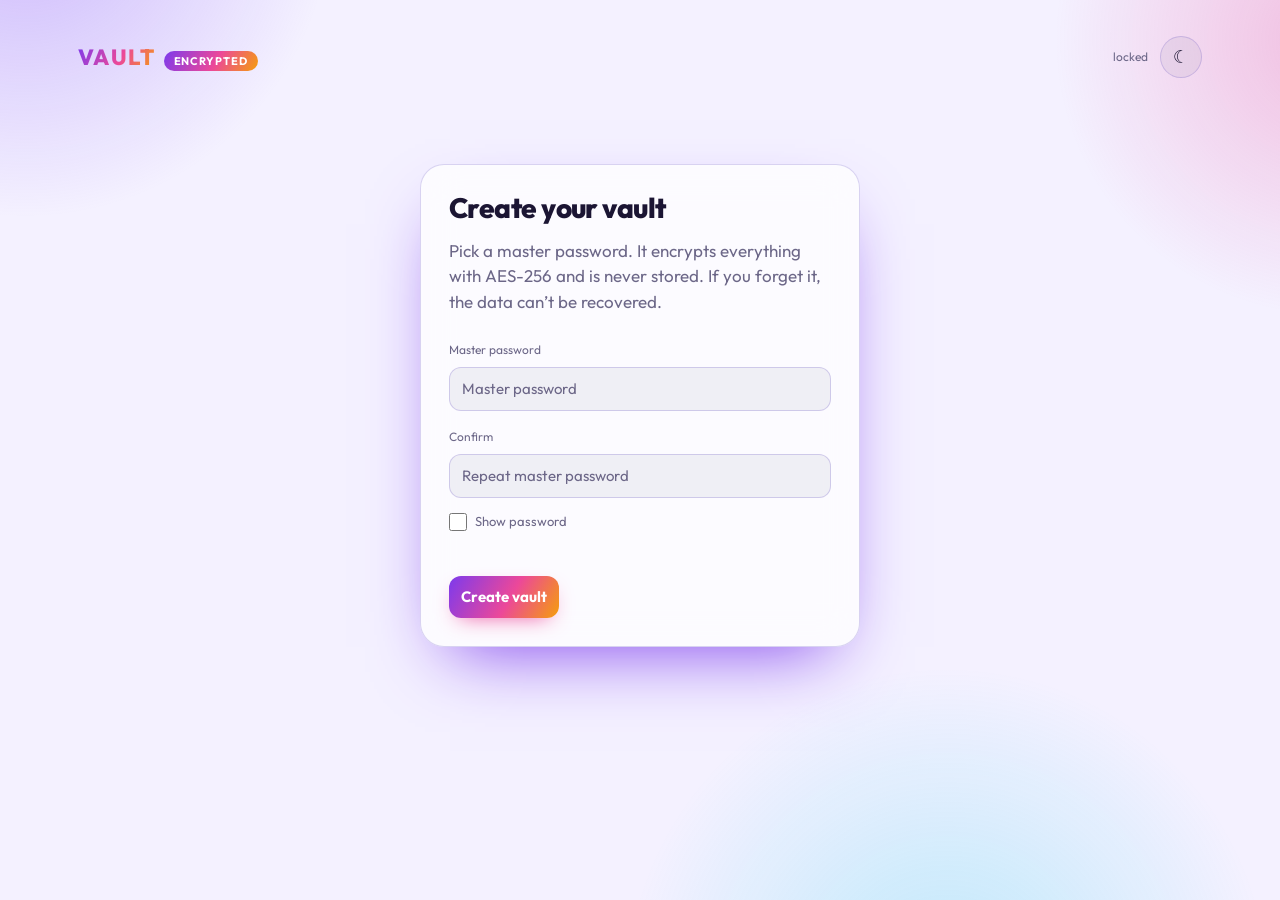
<file: index.html>
<!DOCTYPE html>
<html lang="en">
<head>
<meta charset="utf-8">
<meta name="viewport" content="width=device-width, initial-scale=1, viewport-fit=cover">
<title>Vault – encrypted, in this browser</title>
<link rel="preconnect" href="https://fonts.googleapis.com">
<link href="https://fonts.googleapis.com/css2?family=JetBrains+Mono:ital,wght@0,400;0,700;1,700&family=Outfit:wght@400;600;800&display=swap" rel="stylesheet">
<link rel="stylesheet" href="style.css">
</head>
<body>
<main>
<header>
 <div><span class="logo">VAULT</span><span class="tag">ENCRYPTED</span></div>
 <div style="display:flex;align-items:center;gap:12px"><div class="stat" id="stat"></div><button id="themeBtn" class="ic" aria-label="Switch light or dark theme"></button></div>
</header>
<div id="app"></div>
</main>

<dialog id="dlg"></dialog>

<script src="script.js"></script>
</body>
</html>
</file>
<file: style.css>
:root{--bg:#f6f6f4;--fg:#111;--mut:#6b6b66;--line:#cfcfc8;--card:#fff;--acc:#111;--accfg:#fff;--bad:#b3261e;--ok:#1b6e3c;
box-sizing:border-box;padding-top:env(safe-area-inset-top,0px);padding-bottom:env(safe-area-inset-bottom,0px)}
@media(prefers-color-scheme:dark){:root:not([data-theme="light"]){--bg:#000;--fg:#f2f2ee;--mut:#8d8d86;--line:#3a3a38;--card:#050505;--acc:#f2f2ee;--accfg:#000;--bad:#ff7b72;--ok:#6ed08f}}
:root[data-theme="dark"]{--bg:#000;--fg:#f2f2ee;--mut:#8d8d86;--line:#3a3a38;--card:#050505;--acc:#f2f2ee;--accfg:#000;--bad:#ff7b72;--ok:#6ed08f}
html{scroll-padding-top:env(safe-area-inset-top,0px)}
*{box-sizing:border-box}
body{margin:0;background:var(--bg);color:var(--fg);font:14px/1.5 "JetBrains Mono",ui-monospace,Menlo,Consolas,monospace;min-height:100vh}
main{max-width:1000px;margin:0 auto;padding:28px 20px 60px}
header{display:flex;align-items:center;justify-content:space-between;gap:12px;border-bottom:1px solid var(--line);padding-bottom:14px;margin-bottom:28px}
.logo{font-weight:700;font-size:20px;letter-spacing:.06em}
.tag{background:var(--acc);color:var(--accfg);padding:2px 8px;font-size:12px;font-weight:700;margin-left:8px}
h1{font-size:clamp(28px,6vw,52px);line-height:1.1;margin:0 0 14px;font-weight:700}
h1 i{font-weight:700}
p.lead{color:var(--mut);max-width:60ch;margin:0 0 24px}
button,input,textarea{font:inherit;color:var(--fg);background:transparent;border:1px solid var(--line);padding:10px 12px;border-radius:0}
button{cursor:pointer}
button:hover{border-color:var(--fg)}
button.pri{background:var(--acc);color:var(--accfg);border-color:var(--acc);font-weight:700}
button:focus-visible,input:focus-visible,textarea:focus-visible,a:focus-visible{outline:2px solid var(--fg);outline-offset:2px}
input::placeholder,textarea::placeholder{color:var(--mut)}
.bar{display:flex;flex-wrap:wrap;gap:10px;margin-bottom:24px}
.bar input[type=search]{flex:1 1 200px}
.grid{display:grid;grid-template-columns:repeat(auto-fill,minmax(min(100%,420px),1fr));gap:18px;align-items:start}
.sec{border:1px solid var(--line);background:var(--card)}
.sh{display:flex;justify-content:space-between;align-items:center;padding:14px 16px;border-bottom:1px solid var(--line);font-weight:700}
.sh span.n{color:var(--mut);font-weight:400;margin-left:10px}
.x{border:0;padding:4px 8px;color:var(--mut)}
.it{padding:12px 16px;border-bottom:1px solid var(--line)}
.it .t{display:flex;justify-content:space-between;gap:8px;font-weight:700}
.it .t a{color:inherit}
.it .u{color:var(--mut);font-size:12px;word-break:break-all}
.pw{display:flex;align-items:center;gap:6px;margin-top:8px;flex-wrap:wrap}
.pw code{flex:1 1 140px;border:1px dashed var(--line);padding:6px 8px;word-break:break-all;min-height:34px}
.pw button{padding:6px 10px;font-size:12px}
.add{display:flex;flex-wrap:wrap;gap:8px;padding:14px 16px}
.add input{flex:1 1 120px;min-width:0;padding:8px 10px}
.add button{padding:8px 12px}
.empty{padding:16px;color:var(--mut)}
.newsec{border:1px dashed var(--line);min-height:120px;display:flex;align-items:center;justify-content:center;color:var(--mut)}
.lock{max-width:440px;margin:8vh auto 0;border:1px solid var(--line);background:var(--card);padding:28px}
.lock input{width:100%;margin:6px 0 14px}
.lock label{color:var(--mut);font-size:12px}
.msg{min-height:20px;color:var(--bad);font-size:13px;margin-bottom:10px}
.msg.ok{color:var(--ok)}
dialog{background:var(--bg);color:var(--fg);border:1px solid var(--fg);max-width:560px;width:calc(100% - 32px);padding:20px}
dialog::backdrop{background:rgba(0,0,0,.6)}
dialog textarea{width:100%;height:150px;margin:10px 0;word-break:break-all}
dialog input{width:100%;margin:6px 0}
.row{display:flex;gap:8px;justify-content:flex-end;flex-wrap:wrap}
.stat{color:var(--mut);font-size:12px}
@media(prefers-reduced-motion:no-preference){.it{transition:background .15s}.it:hover{background:color-mix(in srgb,var(--fg) 5%,transparent)}}
:root{--bg:#f4f1ff;--fg:#1b1533;--mut:#6c6788;--line:rgba(110,90,200,.25);--card:rgba(255,255,255,.72);--acc:#7c3aed;--accfg:#fff;--bad:#dc2626;--ok:#059669;--g:linear-gradient(120deg,#7c3aed,#ec4899 55%,#f59e0b);--ease:cubic-bezier(.2,.8,.2,1);--r:18px}
@media(prefers-color-scheme:dark){:root:not([data-theme="light"]){--bg:#0c0a1d;--fg:#f1eeff;--mut:#9b95bd;--line:rgba(167,139,250,.25);--card:rgba(24,20,48,.66);--acc:#a78bfa;--bad:#ff7b8a;--ok:#5eead4}}
:root[data-theme="dark"]{--bg:#0c0a1d;--fg:#f1eeff;--mut:#9b95bd;--line:rgba(167,139,250,.25);--card:rgba(24,20,48,.66);--acc:#a78bfa;--bad:#ff7b8a;--ok:#5eead4}
html{-webkit-tap-highlight-color:transparent}
body{font-family:"Outfit",system-ui,sans-serif;font-size:15px;touch-action:manipulation}
body::before{content:"";position:fixed;inset:-10%;z-index:-1;pointer-events:none;background:radial-gradient(40vmax 40vmax at 10% 0%,rgba(139,92,246,.38),transparent 60%),radial-gradient(36vmax 36vmax at 95% 12%,rgba(236,72,153,.3),transparent 60%),radial-gradient(42vmax 42vmax at 70% 100%,rgba(34,211,238,.26),transparent 60%);animation:drift 20s ease-in-out infinite alternate}
@keyframes drift{to{transform:translate3d(0,-4%,0) scale(1.08)}}
@keyframes rise{from{opacity:0;transform:translateY(14px) scale(.98)}to{opacity:1;transform:none}}
@keyframes pop{from{opacity:0;transform:scale(.94) translateY(8px)}to{opacity:1;transform:none}}
main{max-width:1180px;padding:clamp(14px,3vw,36px) clamp(14px,3vw,28px) 60px}
header{border-bottom:0;margin-bottom:clamp(16px,3vw,32px)}
.logo{font-weight:800;font-size:22px;background:var(--g);-webkit-background-clip:text;background-clip:text;color:transparent}
.tag{background:var(--g);color:#fff;border-radius:99px;padding:3px 10px;font-size:11px;letter-spacing:.08em}
h1{font-family:"Outfit",sans-serif;font-weight:800;font-size:clamp(30px,6.5vw,60px);letter-spacing:-.02em}
h1 i{font-style:normal;background:var(--g);-webkit-background-clip:text;background-clip:text;color:transparent}
p.lead{font-size:clamp(14px,2.2vw,17px)}
button,input,textarea{border-radius:12px;font-family:inherit;background:rgba(127,127,160,.1);transition:transform .18s var(--ease),box-shadow .18s var(--ease),border-color .18s,background .18s}
button{font-weight:600}
button:hover{transform:translateY(-2px);border-color:var(--acc);box-shadow:0 6px 18px -8px var(--acc)}
button:active{transform:scale(.95);transition-duration:.06s}
button.pri{background:var(--g);border:0;color:#fff;box-shadow:0 8px 22px -10px #ec4899}
button.pri:hover{box-shadow:0 10px 26px -8px #ec4899;filter:saturate(1.15)}
button:disabled{opacity:.6;transform:none}
input:focus,textarea:focus{border-color:var(--c1,var(--acc));box-shadow:0 0 0 3px color-mix(in srgb,var(--c1,var(--acc)) 28%,transparent);outline:0}
.grid{grid-template-columns:repeat(auto-fill,minmax(min(100%,340px),1fr));gap:clamp(14px,2vw,22px)}
.sec{--c1:#8b5cf6;--c2:#ec4899;position:relative;overflow:hidden;border-radius:var(--r);background:var(--card);-webkit-backdrop-filter:blur(16px);backdrop-filter:blur(16px);box-shadow:0 14px 40px -24px var(--c1);transition:transform .25s var(--ease),box-shadow .25s var(--ease)}
.sec::before{content:"";position:absolute;inset:0 0 auto 0;height:4px;background:linear-gradient(90deg,var(--c1),var(--c2))}
.sec:hover{transform:translateY(-3px);box-shadow:0 20px 44px -22px var(--c1)}
.sec:nth-child(6n+2){--c1:#06b6d4;--c2:#3b82f6}.sec:nth-child(6n+3){--c1:#f59e0b;--c2:#ef4444}.sec:nth-child(6n+4){--c1:#10b981;--c2:#22d3ee}.sec:nth-child(6n+5){--c1:#ec4899;--c2:#f59e0b}.sec:nth-child(6n){--c1:#6366f1;--c2:#a855f7}
.sh{padding-top:18px;font-size:17px;font-weight:800;border-bottom-color:var(--line)}
.sh span.n{background:linear-gradient(90deg,var(--c1),var(--c2));color:#fff;border-radius:99px;padding:1px 9px;font-size:12px;font-weight:600}
.x{background:transparent;border:0;color:var(--mut);border-radius:10px}
.x:hover{color:var(--bad);background:rgba(255,80,80,.12);box-shadow:none}
.it{border-bottom-color:var(--line)}
.it .t a{color:var(--c1);text-decoration:none}
.pw code{font-family:"JetBrains Mono",ui-monospace,monospace;font-size:13px;border-radius:10px;border:1px dashed var(--c1);background:rgba(127,127,160,.08)}
.newsec{border-radius:var(--r);border-color:var(--line);font-weight:600;transition:transform .2s var(--ease),border-color .2s,color .2s,background .2s}
.newsec:hover{border-color:#ec4899;color:#ec4899;background:rgba(236,72,153,.06);transform:translateY(-3px)}
.lock{border-radius:24px;background:var(--card);-webkit-backdrop-filter:blur(18px);backdrop-filter:blur(18px);box-shadow:0 30px 70px -30px #7c3aed;animation:pop .45s var(--ease) both}
.lock h1{font-size:28px!important}
dialog{border-radius:22px;background:var(--bg);border-color:var(--line);box-shadow:0 30px 80px -20px #7c3aed}
dialog[open]{animation:pop .28s var(--ease) both}
dialog::backdrop{background:rgba(12,8,30,.55);-webkit-backdrop-filter:blur(6px);backdrop-filter:blur(6px)}
body.enter .sec,body.enter .newsec{animation:rise .55s var(--ease) both}
body.enter .grid>:nth-child(2){animation-delay:.06s}body.enter .grid>:nth-child(3){animation-delay:.12s}body.enter .grid>:nth-child(n+4){animation-delay:.18s}
@media(max-width:820px){input,textarea{font-size:16px}.grid{grid-template-columns:repeat(auto-fill,minmax(min(100%,300px),1fr))}}
@media(max-width:560px){.bar input[type=search]{order:-1;flex:1 1 100%}.bar button{flex:1 1 calc(50% - 10px)}.bar .pri{flex:1 1 100%}.add input{flex:1 1 100%}.add button{flex:1 1 calc(50% - 8px)}.lock{margin-top:4vh;padding:22px}.stat{display:none}}
@media(pointer:coarse){button{min-height:44px}.pw button{min-height:40px}}
@media(prefers-reduced-motion:reduce){*,::before{animation:none!important;transition:none!important}}
.sh>span{margin-right:auto}
.ic{width:42px;height:42px;padding:0;border-radius:50%;font-size:18px;line-height:1;display:grid;place-items:center}
.chips{display:flex;flex-wrap:wrap;gap:8px;margin:6px 0 14px}
.chip{padding:0;width:42px;height:42px;font-size:20px;border-radius:12px}
.chip.on{border-color:var(--acc);box-shadow:0 0 0 3px color-mix(in srgb,var(--acc) 30%,transparent)}
.sw{padding:0;width:42px;height:42px;border-radius:50%;border:2px solid transparent}
.sw.on{border-color:var(--fg);transform:scale(1.1)}
.lock .chk{display:flex;align-items:center;margin:0 0 14px;cursor:pointer;font-size:13px}
.lock .chk input{width:18px;height:18px;margin:0 8px 0 0;padding:0;accent-color:var(--acc)}
</file>
